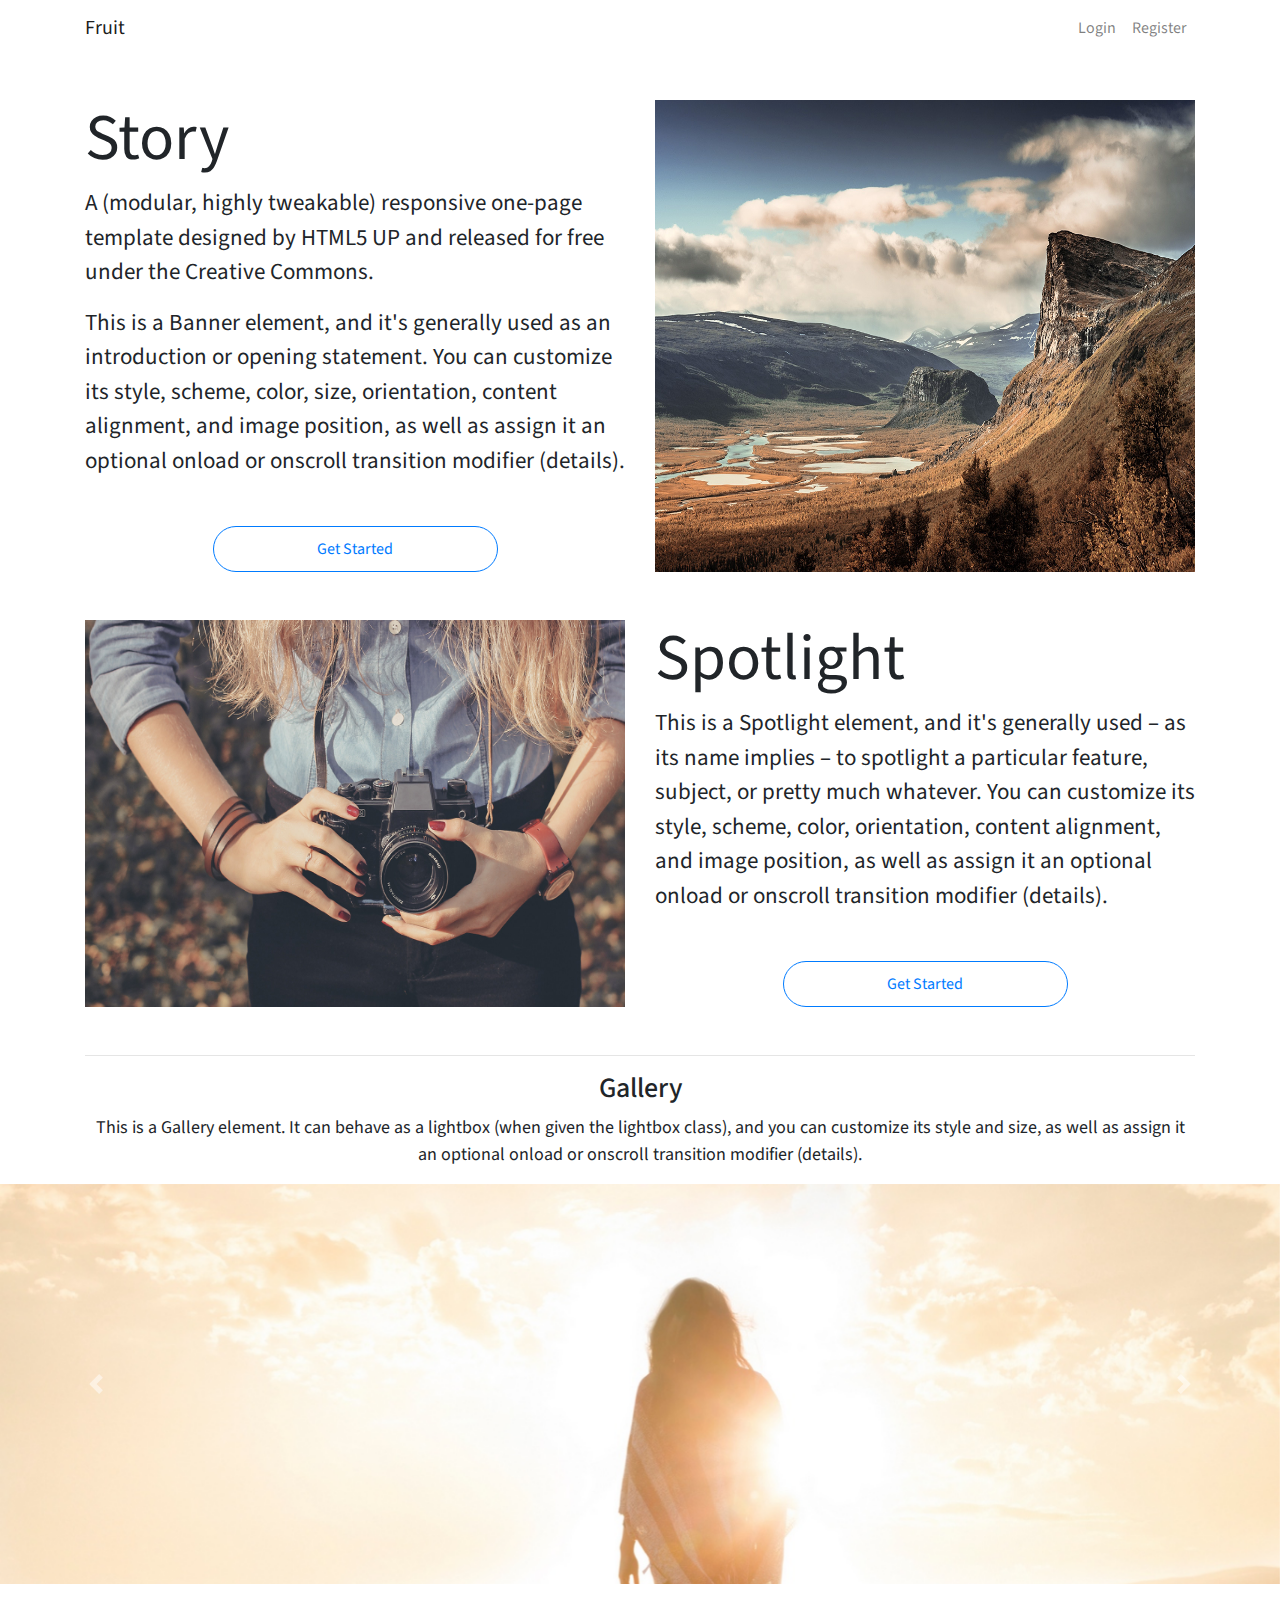
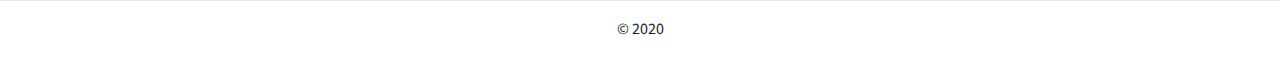
<file: index.html>
<!DOCTYPE html>
<html lang="en">

<head>
    <meta charset="UTF-8">
    <meta name="viewport" content="width=device-width, initial-scale=1.0">
    <title>Index</title>
</head>

<body>
    <!doctype html>
    <html lang="en">

    <head>
        <meta charset="utf-8">
        <meta name="viewport" content="width=device-width, initial-scale=1, shrink-to-fit=no">
        <link rel="stylesheet" href="https://stackpath.bootstrapcdn.com/bootstrap/4.4.1/css/bootstrap.min.css"
            integrity="sha384-Vkoo8x4CGsO3+Hhxv8T/Q5PaXtkKtu6ug5TOeNV6gBiFeWPGFN9MuhOf23Q9Ifjh" crossorigin="anonymous">
        <link href="https://fonts.googleapis.com/css?family=Source+Sans+Pro&display=swap" rel="stylesheet">
        <link rel="stylesheet" href="css/app.css">

        <title>Hello, world!</title>
    </head>

    <body>
        <nav class="navbar navbar-expand-lg navbar-light bg-white fixed-top">
            <div class="container">
                <a class="navbar-brand" href="index.html">Fruit</a>
                <button class="navbar-toggler" type="button" data-toggle="collapse" data-target="#navbarNavAltMarkup"
                    aria-controls="navbarNavAltMarkup" aria-expanded="false" aria-label="Toggle navigation">
                    <span class="navbar-toggler-icon"></span>
                </button>
                <div class="collapse justify-content-end navbar-collapse" id="navbarNavAltMarkup">
                    <div class="navbar-nav">
                        <a class="nav-item nav-link" href="pages/login.html">Login</a>
                        <a class="nav-item nav-link" href="pages/register.html">Register</a>
                    </div>
                </div>
            </div>
        </nav>
        <div class="container mt-5xx">
            <div class="row first-story my-5">
                <div class="col-lg-6 col-md-6 col-sm-12">
                    <h1>Story</h1>
                    <p>A (modular, highly tweakable) responsive one-page template designed by HTML5 UP and released for
                        free under the Creative Commons.</p>
                    <p>This is a Banner element, and it's generally used as an introduction or opening statement. You
                        can customize its style, scheme, color, size, orientation, content alignment, and image
                        position, as well as assign it an optional onload or onscroll transition modifier (details).</p>
                    <div class="row justify-content-center mt-5">
                        <a href="pages/register.html" class="btn btn-outline-primary rounded-pill">Get Started</a>
                    </div>
                </div>
                <div class="col-lg-6 col-md-6 col-sm-12">
                    <img src="img/banner.jpg" alt="banner-1">
                </div>
            </div>
            <div class="row second-story my-5">
                <div class="col-lg-6 col-md-12 com-sm-12">
                    <img src="img/spotlight01.jpg" alt="banner-2" class="img-fluid">
                </div>
                <div class="col-lg-6 col-md-12 com-sm-12">
                    <h1>Spotlight</h1>
                    <p>This is a Spotlight element, and it's generally used – as its name implies – to spotlight a
                        particular feature, subject, or pretty much whatever. You can customize its style, scheme,
                        color, orientation, content alignment, and image position, as well as assign it an optional
                        onload or onscroll transition modifier (details).</p>
                    <div class="row justify-content-center mt-5">
                        <a href="pages/register.html" class="btn btn-outline-primary rounded-pill">Get Started</a>
                    </div>
                </div>
            </div>
            <hr>
            <div class="row gallery">
                <div class="col text-center">
                    <h3>Gallery</h3>
                    <p>This is a Gallery element. It can behave as a lightbox (when given the lightbox class), and you
                        can customize its style and size, as well as assign it an optional onload or onscroll transition
                        modifier (details).</p>
                </div>
            </div>
        </div>
        <div id="carouselExampleControls" class="carousel slide" data-ride="carousel">
            <div class="carousel-inner">
                <div class="carousel-item active">
                    <img src="img/02.jpg" class="d-block w-100" alt="01">
                </div>
                <div class="carousel-item">
                    <img src="img/03.jpg" class="d-block w-100" alt="02">
                </div>
                <div class="carousel-item">
                    <img src="img/04.jpg" class="d-block w-100" alt="03">
                </div>
                <div class="carousel-item">
                    <img src="img/05.jpg" class="d-block w-100" alt="04">
                </div>
            </div>
            <a class="carousel-control-prev" href="#carouselExampleControls" role="button" data-slide="prev">
                <span class="carousel-control-prev-icon" aria-hidden="true"></span>
                <span class="sr-only">Previous</span>
            </a>
            <a class="carousel-control-next" href="#carouselExampleControls" role="button" data-slide="next">
                <span class="carousel-control-next-icon" aria-hidden="true"></span>
                <span class="sr-only">Next</span>
            </a>
        </div>
        <hr>
        <div class="container">
            <div class="row mb-3">
                <div class="col text-center">
                    &copy; 2020
                </div>
            </div>
        </div>
        <script src="https://code.jquery.com/jquery-3.4.1.slim.min.js"
            integrity="sha384-J6qa4849blE2+poT4WnyKhv5vZF5SrPo0iEjwBvKU7imGFAV0wwj1yYfoRSJoZ+n" crossorigin="anonymous">
        </script>
        <script src="https://cdn.jsdelivr.net/npm/popper.js@1.16.0/dist/umd/popper.min.js"
            integrity="sha384-Q6E9RHvbIyZFJoft+2mJbHaEWldlvI9IOYy5n3zV9zzTtmI3UksdQRVvoxMfooAo" crossorigin="anonymous">
        </script>
        <script src="https://stackpath.bootstrapcdn.com/bootstrap/4.4.1/js/bootstrap.min.js"
            integrity="sha384-wfSDF2E50Y2D1uUdj0O3uMBJnjuUD4Ih7YwaYd1iqfktj0Uod8GCExl3Og8ifwB6" crossorigin="anonymous">
        </script>
    </body>

    </html>
</body>

</html>
</file>
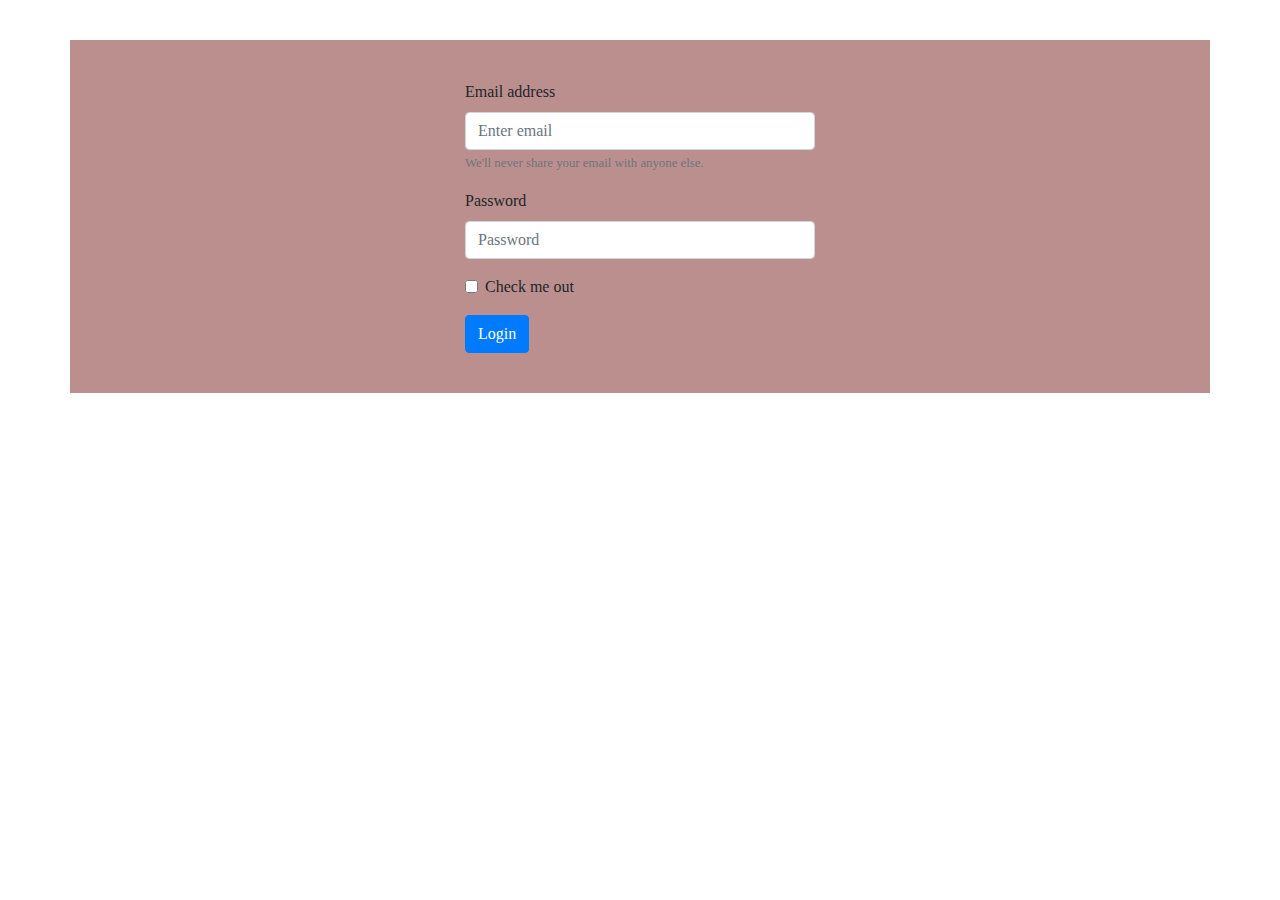
<file: login.html>
<!doctype html>
<html lang="en">
  <head>
    <!-- Required meta tags -->
    <meta charset="utf-8">
    <meta name="viewport" content="width=device-width, initial-scale=1, shrink-to-fit=no">
    <link rel="stylesheet" href="login.css">

    <!-- Bootstrap CSS -->
    <link rel="stylesheet" href="https://stackpath.bootstrapcdn.com/bootstrap/4.3.1/css/bootstrap.min.css" integrity="sha384-ggOyR0iXCbMQv3Xipma34MD+dH/1fQ784/j6cY/iJTQUOhcWr7x9JvoRxT2MZw1T" crossorigin="anonymous">

    <title>Login</title>
  </head>
  <body>

   <div class="container">
        <div class="row justify-content-center">
            <div class="col-sm-4">
    <form>
        <div class="form-group">
          <label for="exampleInputEmail1">Email address</label>
          <input type="email" class="form-control" id="exampleInputEmail1" aria-describedby="emailHelp" placeholder="Enter email">
          <small id="emailHelp" class="form-text text-muted">We'll never share your email with anyone else.</small>
        </div>
        <div class="form-group">
          <label for="exampleInputPassword1">Password</label>
          <input type="password" class="form-control" id="exampleInputPassword1" placeholder="Password">
        </div>
        <div class="form-group form-check">
          <input type="checkbox" class="form-check-input" id="exampleCheck1">
          <label class="form-check-label" for="exampleCheck1">Check me out</label>
        </div>
        <button type="submit" class="btn btn-primary">Login</button>
      </form>
    </div>
    </div>
</div>
    <!-- Optional JavaScript -->
    <!-- jQuery first, then Popper.js, then Bootstrap JS -->
    <script src="https://code.jquery.com/jquery-3.3.1.slim.min.js" integrity="sha384-q8i/X+965DzO0rT7abK41JStQIAqVgRVzpbzo5smXKp4YfRvH+8abtTE1Pi6jizo" crossorigin="anonymous"></script>
    <script src="https://cdnjs.cloudflare.com/ajax/libs/popper.js/1.14.7/umd/popper.min.js" integrity="sha384-UO2eT0CpHqdSJQ6hJty5KVphtPhzWj9WO1clHTMGa3JDZwrnQq4sF86dIHNDz0W1" crossorigin="anonymous"></script>
    <script src="https://stackpath.bootstrapcdn.com/bootstrap/4.3.1/js/bootstrap.min.js" integrity="sha384-JjSmVgyd0p3pXB1rRibZUAYoIIy6OrQ6VrjIEaFf/nJGzIxFDsf4x0xIM+B07jRM" crossorigin="anonymous"></script>
  </body>
</html>
</file>
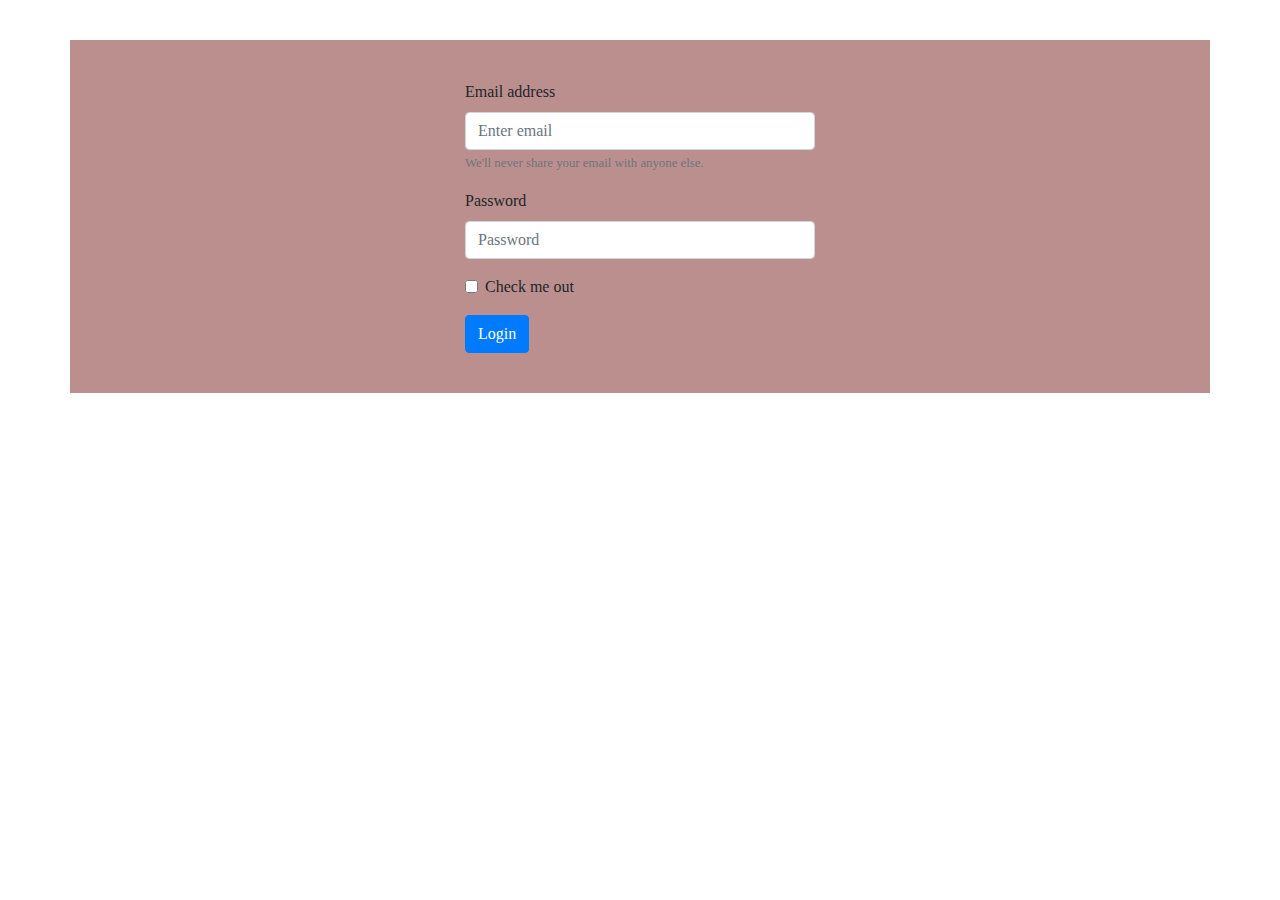
<file: pages/login.html>
<!doctype html>
<html lang="en">

<head>
  <!-- Required meta tags -->
  <meta charset="utf-8">
  <meta name="viewport" content="width=device-width, initial-scale=1, shrink-to-fit=no">
  <link rel="stylesheet" href="../css/login.css">

  <!-- Bootstrap CSS -->
  <link rel="stylesheet" href="https://stackpath.bootstrapcdn.com/bootstrap/4.3.1/css/bootstrap.min.css"
    integrity="sha384-ggOyR0iXCbMQv3Xipma34MD+dH/1fQ784/j6cY/iJTQUOhcWr7x9JvoRxT2MZw1T" crossorigin="anonymous">

  <title>Login</title>
</head>

<body>

  <div class="container">
    <div class="row justify-content-center">
      <div class="col-sm-4">
        <form>
          <div class="form-group">
            <label for="exampleInputEmail1">Email address</label>
            <input type="email" class="form-control" id="exampleInputEmail1" aria-describedby="emailHelp"
              placeholder="Enter email">
            <small id="emailHelp" class="form-text text-muted">We'll never share your email with anyone else.</small>
          </div>
          <div class="form-group">
            <label for="exampleInputPassword1">Password</label>
            <input type="password" class="form-control" id="exampleInputPassword1" placeholder="Password">
          </div>
          <div class="form-group form-check">
            <input type="checkbox" class="form-check-input" id="exampleCheck1">
            <label class="form-check-label" for="exampleCheck1">Check me out</label>
          </div>
          <button type="submit" class="btn btn-primary">Login</button>
        </form>
      </div>
    </div>
  </div>
  <!-- Optional JavaScript -->
  <!-- jQuery first, then Popper.js, then Bootstrap JS -->
  <script src="https://code.jquery.com/jquery-3.3.1.slim.min.js"
    integrity="sha384-q8i/X+965DzO0rT7abK41JStQIAqVgRVzpbzo5smXKp4YfRvH+8abtTE1Pi6jizo" crossorigin="anonymous">
  </script>
  <script src="https://cdnjs.cloudflare.com/ajax/libs/popper.js/1.14.7/umd/popper.min.js"
    integrity="sha384-UO2eT0CpHqdSJQ6hJty5KVphtPhzWj9WO1clHTMGa3JDZwrnQq4sF86dIHNDz0W1" crossorigin="anonymous">
  </script>
  <script src="https://stackpath.bootstrapcdn.com/bootstrap/4.3.1/js/bootstrap.min.js"
    integrity="sha384-JjSmVgyd0p3pXB1rRibZUAYoIIy6OrQ6VrjIEaFf/nJGzIxFDsf4x0xIM+B07jRM" crossorigin="anonymous">
  </script>
</body>

</html>
</file>
<file: css/app.css>
* {
    font-family: 'Source Sans Pro', sans-serif;
}

.mt-5xx {
    margin-top: 100px;
}

.first-story h1,
.second-story h1 {
    font-size: 65px;
    font-weight: 400;
}

.first-story p,
.second-story p {
    font-size: 23px;
    font-weight: 400;
}

.first-story img,
.second-story img {
    width: 100%;
    height: 100%;
}

.gallery h2 {
    font-size: 42px;
}

.gallery p {
    font-size: 18px;
}

.carousel-inner .carousel-item {
    height: 400px;
}

.btn-outline-primary {
    width: 50% !important;
    padding: 10px 20px !important;
}
</file>
<file: login.css>
.container{
    background-color: rosybrown;
    padding: 40px;
    font-family: cursive;
    margin-top: 40px;
    
    
}
</file>
<file: css/login.css>
.container {
    background-color: rosybrown;
    padding: 40px;
    font-family: cursive;
    margin-top: 40px;
}
</file>
